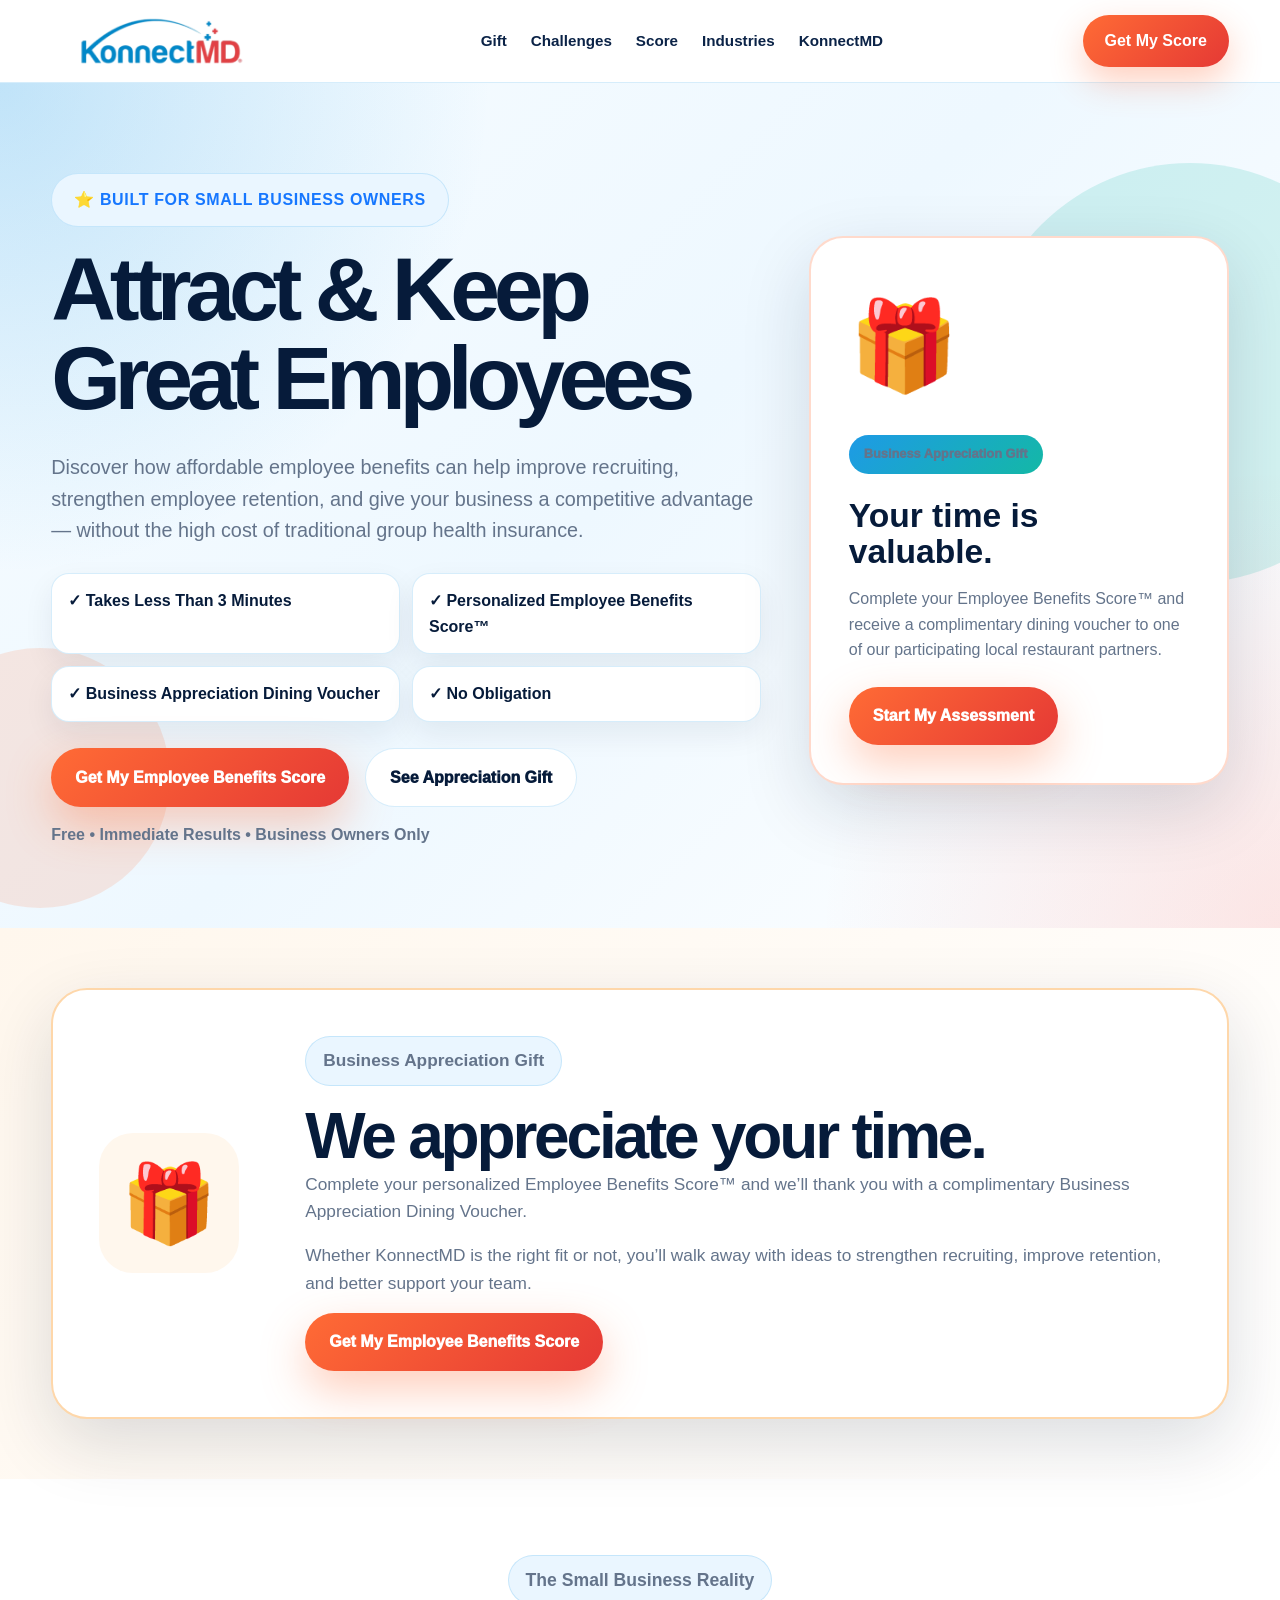
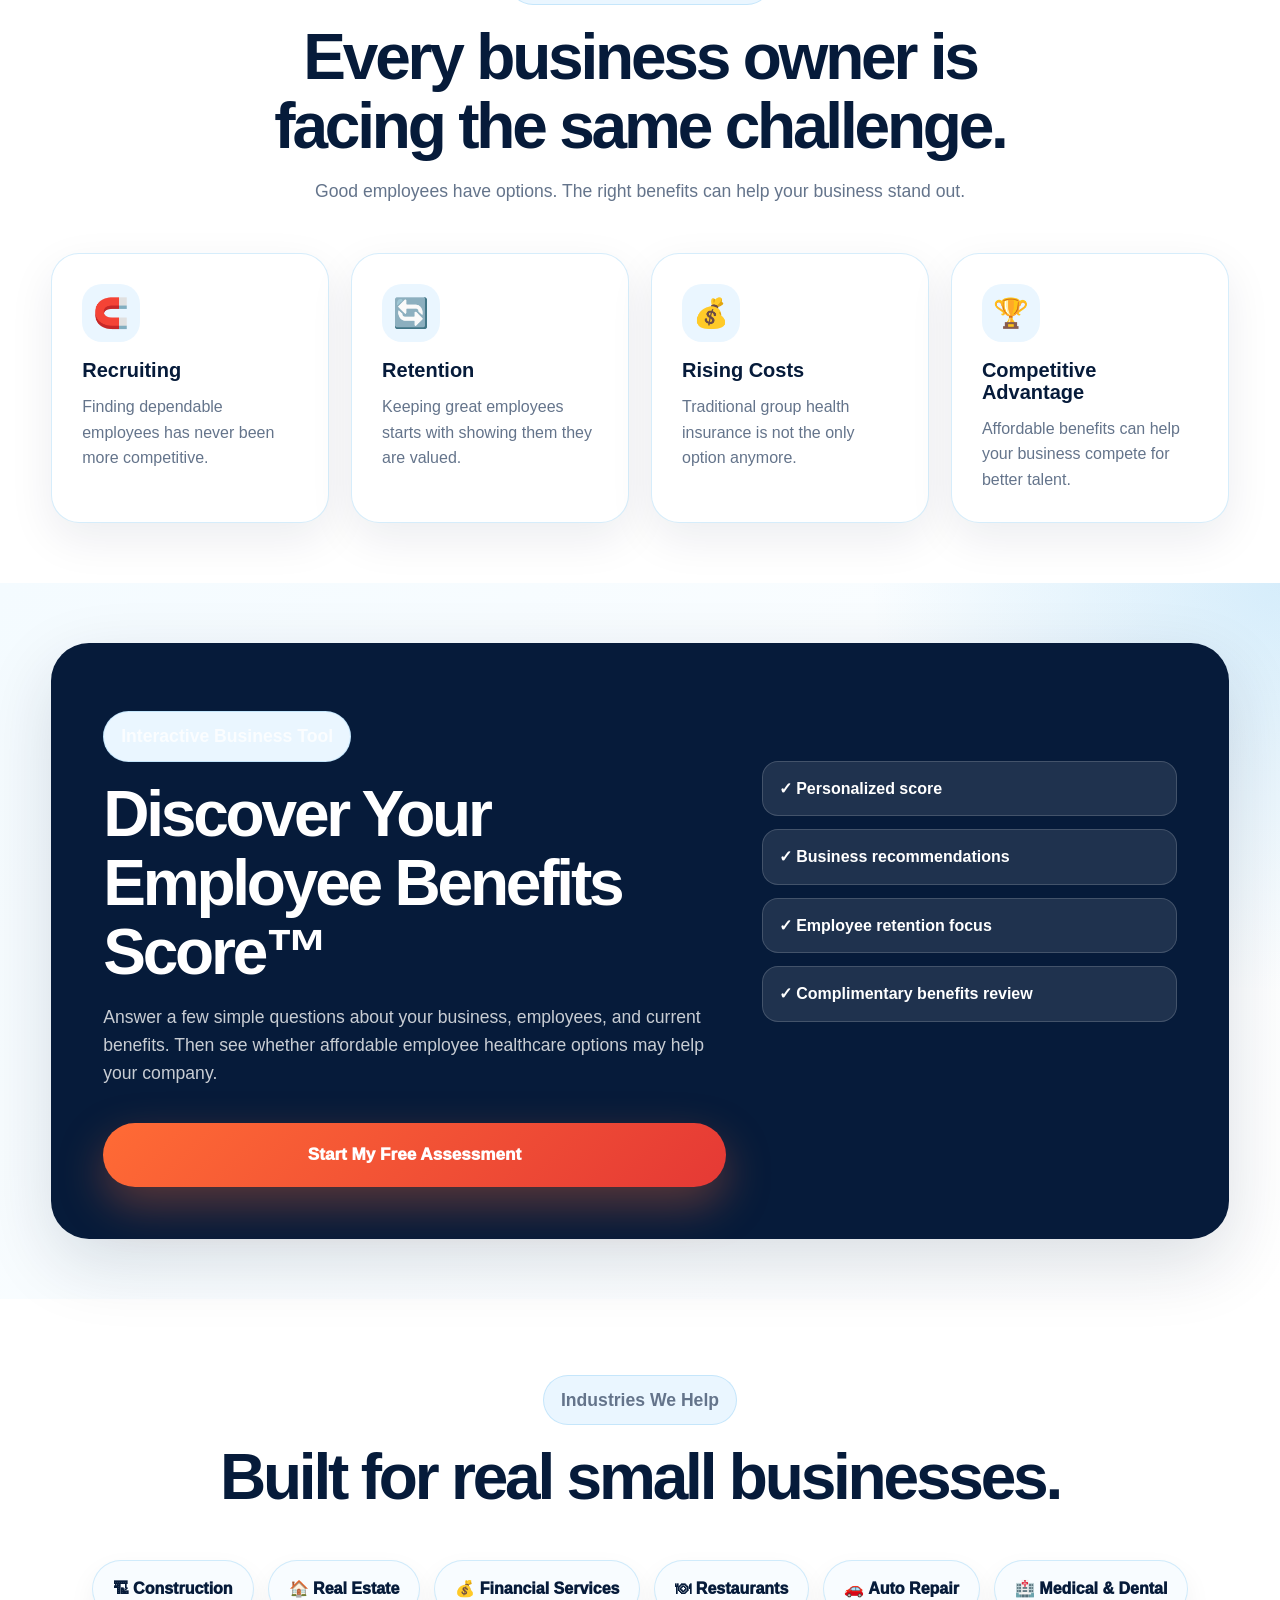
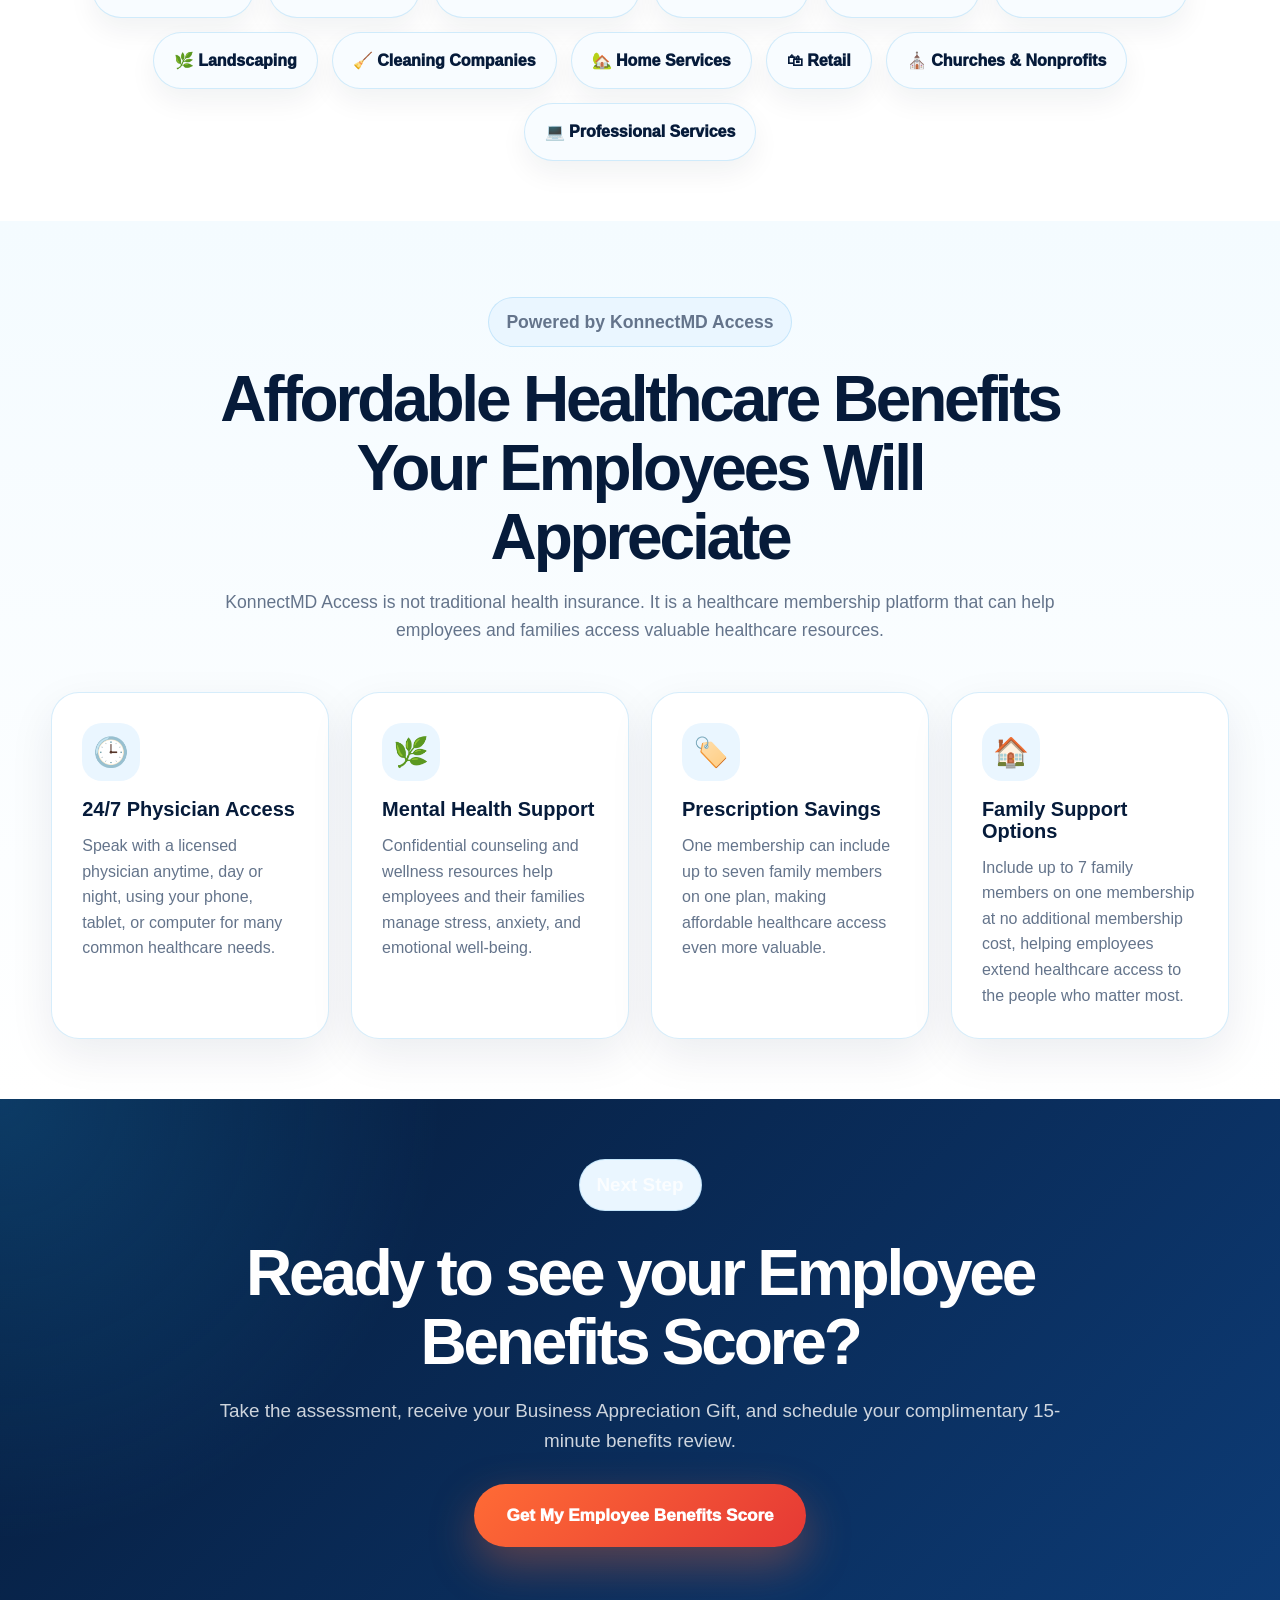
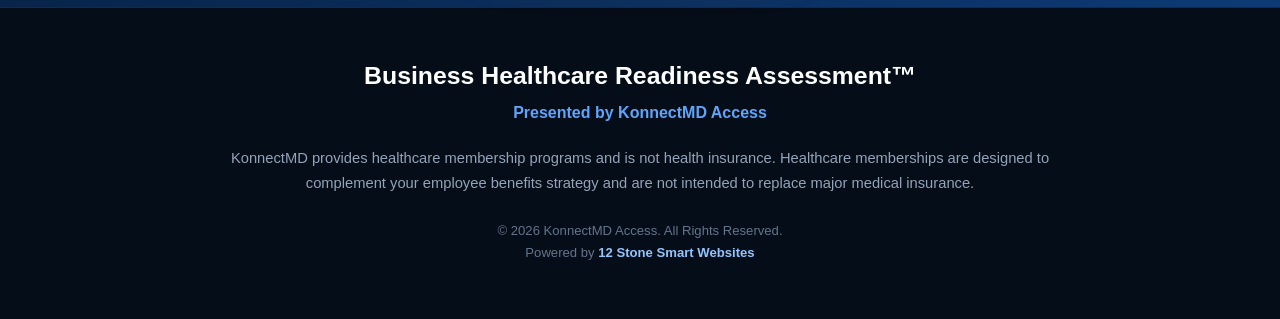
<file: index.html>
<!DOCTYPE html>
<html lang="en">
<head>
  <meta charset="UTF-8" />
  <meta name="viewport" content="width=device-width, initial-scale=1.0" />

  <title>Employee Benefits Score™ | KonnectMD </title>
  <meta name="description" content="Help your business attract and keep great employees. Get your Employee Benefits Score and discover affordable employee benefit options powered by KonnectMD." />

  <link rel="stylesheet" href="css/style.css" />
</head>

<body>

  <header class="site-header">
    <div class="container nav-wrapper">
      <a href="index.html" class="brand">
        <img src="images/konnectmd-survey-logo.png" alt="KonnectMD Access Logo" class="logo" />
      </a>

      <nav class="main-nav">
        <a href="#gift">Gift</a>
        <a href="#challenges">Challenges</a>
        <a href="#score">Score</a>
        <a href="#industries">Industries</a>
        <a href="#konnectmd">KonnectMD</a>
      </nav>

      <a href="assessment.html" class="nav-cta">Get My Score</a>
    </div>
  </header>

  <main>

    <section class="hero">
      <div class="container hero-grid">
        <div class="hero-content">
          <p class="eyebrow hero-eyebrow">⭐ Built for Small Business Owners</p>

          <h1>Attract & Keep Great Employees</h1>

          <p class="hero-text">
            Discover how affordable employee benefits can help improve recruiting,
            strengthen employee retention, and give your business a competitive advantage —
            without the high cost of traditional group health insurance.
          </p>

          <div class="hero-checks">
            <span>✓ Takes Less Than 3 Minutes</span>
            <span>✓ Personalized Employee Benefits Score™</span>
            <span>✓ Business Appreciation Dining Voucher</span>
            <span>✓ No Obligation</span>
          </div>

          <div class="hero-actions">
            <a href="assessment.html" class="btn btn-primary">Get My Employee Benefits Score</a>
            <a href="#gift" class="btn btn-secondary">See Appreciation Gift</a>
          </div>

          <p class="hero-note">Free • Immediate Results • Business Owners Only</p>
        </div>

        <div class="hero-card gift-preview">
          <div class="gift-top">🎁</div>
          <p class="card-badge">Business Appreciation Gift</p>
          <h2>Your time is valuable.</h2>
          <p>
            Complete your Employee Benefits Score™ and receive a complimentary
            dining voucher to one of our participating local restaurant partners.
          </p>
          <a href="assessment.html" class="btn btn-primary">Start My Assessment</a>
        </div>
      </div>
    </section>

    <section id="gift" class="section gift-section">
      <div class="container gift-box-main">
        <div class="gift-large-icon">🎁</div>

        <div>
          <p class="eyebrow">Business Appreciation Gift</p>
          <h2>We appreciate your time.</h2>
          <p>
            Complete your personalized Employee Benefits Score™ and we’ll thank you
            with a complimentary Business Appreciation Dining Voucher.
          </p>
          <p>
            Whether KonnectMD  is the right fit or not, you’ll walk away with
            ideas to strengthen recruiting, improve retention, and better support your team.
          </p>
          <a href="assessment.html" class="btn btn-primary">Get My Employee Benefits Score</a>
        </div>
      </div>
    </section>

    <section id="challenges" class="section challenges-section">
      <div class="container">
        <div class="section-heading center">
          <p class="eyebrow">The Small Business Reality</p>
          <h2>Every business owner is facing the same challenge.</h2>
          <p>
            Good employees have options. The right benefits can help your business stand out.
          </p>
        </div>

        <div class="feature-grid">
          <div class="feature-card">
            <div class="icon">🧲</div>
            <h3>Recruiting</h3>
            <p>Finding dependable employees has never been more competitive.</p>
          </div>

          <div class="feature-card">
            <div class="icon">🔄</div>
            <h3>Retention</h3>
            <p>Keeping great employees starts with showing them they are valued.</p>
          </div>

          <div class="feature-card">
            <div class="icon">💰</div>
            <h3>Rising Costs</h3>
            <p>Traditional group health insurance is not the only option anymore.</p>
          </div>

          <div class="feature-card">
            <div class="icon">🏆</div>
            <h3>Competitive Advantage</h3>
            <p>Affordable benefits can help your business compete for better talent.</p>
          </div>
        </div>
      </div>
    </section>

    <section id="score" class="section score-section">
      <div class="container score-card">
        <div>
          <p class="eyebrow">Interactive Business Tool</p>
          <h2>Discover Your Employee Benefits Score™</h2>
          <p>
            Answer a few simple questions about your business, employees, and current benefits.
            Then see whether affordable employee healthcare options may help your company.
          </p>
        </div>

        <div class="score-points">
          <span>✓ Personalized score</span>
          <span>✓ Business recommendations</span>
          <span>✓ Employee retention focus</span>
          <span>✓ Complimentary benefits review</span>
        </div>

        <a href="assessment.html" class="btn btn-primary btn-large">Start My Free Assessment</a>
      </div>
    </section>

    <section id="industries" class="section industries-section">
      <div class="container">
        <div class="section-heading center">
          <p class="eyebrow">Industries We Help</p>
          <h2>Built for real small businesses.</h2>
        </div>

        <div class="industry-tags">
          <span>🏗 Construction</span>
          <span>🏠 Real Estate</span>
          <span>💰 Financial Services</span>
          <span>🍽 Restaurants</span>
          <span>🚗 Auto Repair</span>
          <span>🏥 Medical & Dental</span>
          <span>🌿 Landscaping</span>
          <span>🧹 Cleaning Companies</span>
          <span>🏡 Home Services</span>
          <span>🛍 Retail</span>
          <span>⛪ Churches & Nonprofits</span>
          <span>💻 Professional Services</span>
        </div>
      </div>
    </section>

    <section id="konnectmd" class="section solution-section">
      <div class="container">
        <div class="section-heading center">
          <p class="eyebrow">Powered by KonnectMD Access</p>
          <h2>Affordable Healthcare Benefits Your Employees Will Appreciate</h2>
          <p>
            KonnectMD Access is not traditional health insurance. It is a healthcare
            membership platform that can help employees and families access valuable healthcare resources.
          </p>
        </div>

        <div class="feature-grid">
          <div class="feature-card">
            <div class="icon">🕒</div>
            <h3>24/7 Physician Access</h3>
            <p>Speak with a licensed physician anytime, day or night, using your phone, tablet, or computer for many common healthcare needs.</p>
          </div>

          <div class="feature-card">
            <div class="icon">🌿</div>
            <h3>Mental Health Support</h3>
            <p>Confidential counseling and wellness resources help employees and their families manage stress, anxiety, and emotional well-being.</p>
          </div>

          <div class="feature-card">
            <div class="icon">🏷️</div>
            <h3>Prescription Savings</h3>
            <p>One membership can include up to seven family members on one plan, making affordable healthcare access even more valuable.</p>
          </div>

          <div class="feature-card">
            <div class="icon">🏠</div>
            <h3>Family Support Options</h3>
            <p>Include up to 7 family members on one membership at no additional membership cost, helping employees extend healthcare access to the people who matter most.</p>
          </div>
        </div>
      </div>
    </section>

    <section class="section cta-section">
      <div class="container cta-box">
        <p class="eyebrow">Next Step</p>
        <h2>Ready to see your Employee Benefits Score?</h2>
        <p>
          Take the assessment, receive your Business Appreciation Gift, and schedule
          your complimentary 15-minute benefits review.
        </p>

        <a href="assessment.html" class="btn btn-primary btn-large">Get My Employee Benefits Score</a>
      </div>
    </section>

  </main>

<footer style="background:#050d19; padding:55px 6%; text-align:center; border-top:1px solid rgba(147,197,253,.15);">

  <h3 style="color:#ffffff; font-size:1.55rem; margin-bottom:10px;">
    Business Healthcare Readiness Assessment™
  </h3>

  <p style="color:#60a5fa; font-weight:700; margin-bottom:20px;">
    Presented by KonnectMD Access
  </p>

  <p style="max-width:850px; margin:0 auto 24px; color:#94a3b8; line-height:1.7; font-size:.92rem;">
    KonnectMD provides healthcare membership programs and is not health insurance.
    Healthcare memberships are designed to complement your employee benefits strategy
    and are not intended to replace major medical insurance.
  </p>

  <p style="color:#64748b; font-size:.82rem; line-height:1.7;">
    © 2026 KonnectMD Access. All Rights Reserved.<br>
    Powered by <strong style="color:#93c5fd;">12 Stone Smart Websites</strong>
  </p>

</footer>


  <script src="js/script.js"></script>
</body>
</html>
</file>
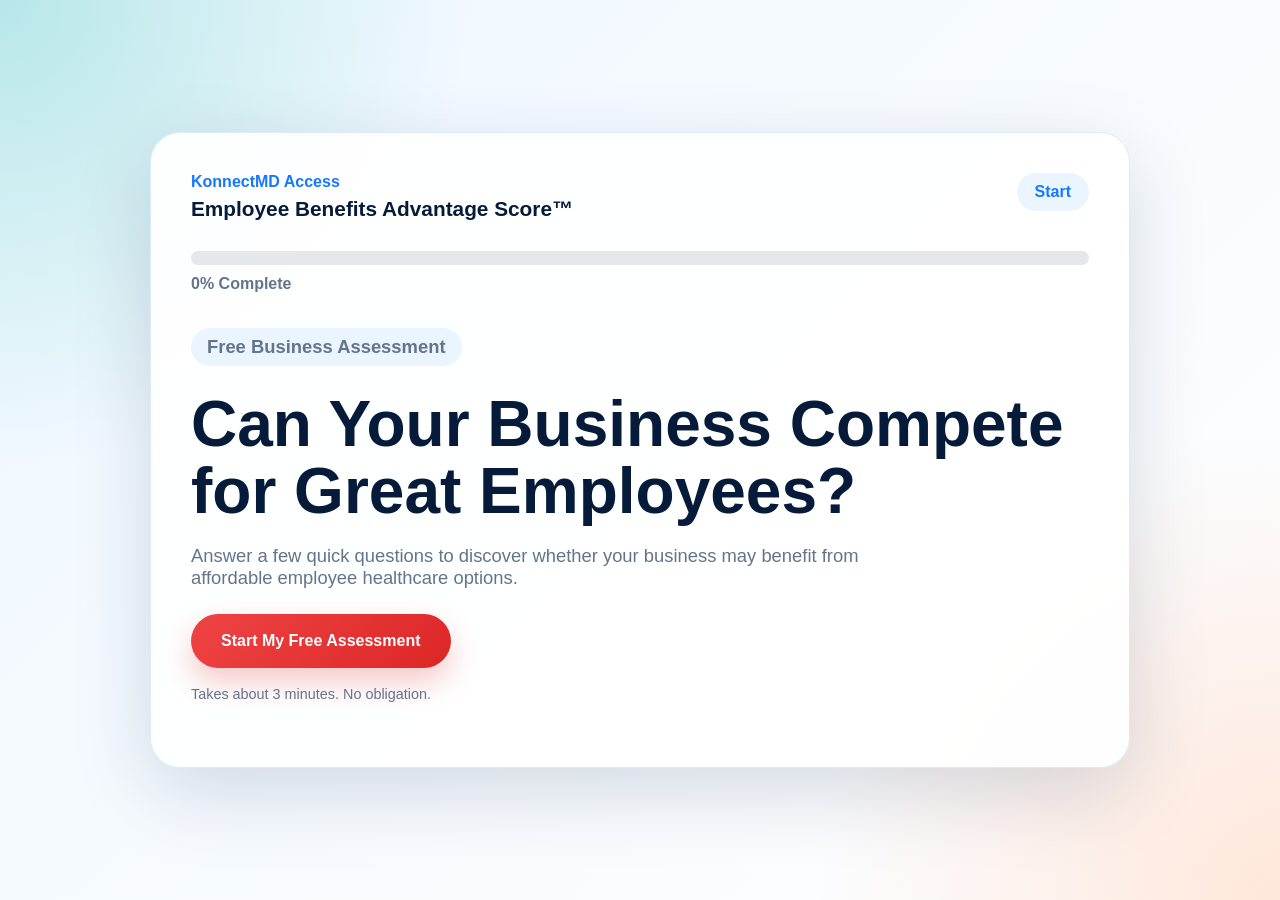
<file: assessment.html>
<!DOCTYPE html>
<html lang="en">
<head>
  <meta charset="UTF-8" />
  <meta name="viewport" content="width=device-width, initial-scale=1.0" />

  <title>Employee Benefits Advantage Score™ | KonnectMD Access</title>
  <link rel="stylesheet" href="css/assessment.css" />
</head>

<body>
  <main class="app">
    <section class="assessment-card">

      <div class="top-bar">
        <div>
          <p class="brand">KonnectMD Access</p>
          <h1>Employee Benefits Advantage Score™</h1>
        </div>
        <span id="stepText">Start</span>
      </div>

      <div class="progress-wrap">
        <div class="progress-bar">
          <div id="progressFill"></div>
        </div>
        <p id="progressText">0% Complete</p>
      </div>

      <div id="screen" class="screen">
        <p class="eyebrow">Free Business Assessment</p>
        <h2>Can Your Business Compete for Great Employees?</h2>
        <p>
          Answer a few quick questions to discover whether your business may benefit from affordable employee healthcare options.
        </p>

        <button class="primary-btn" onclick="startAssessment()">Start My Free Assessment</button>

        <p class="note">Takes about 3 minutes. No obligation.</p>
      </div>

    </section>
  </main>

  <script src="js/assessment.js"></script>
</body>
</html>
</file>
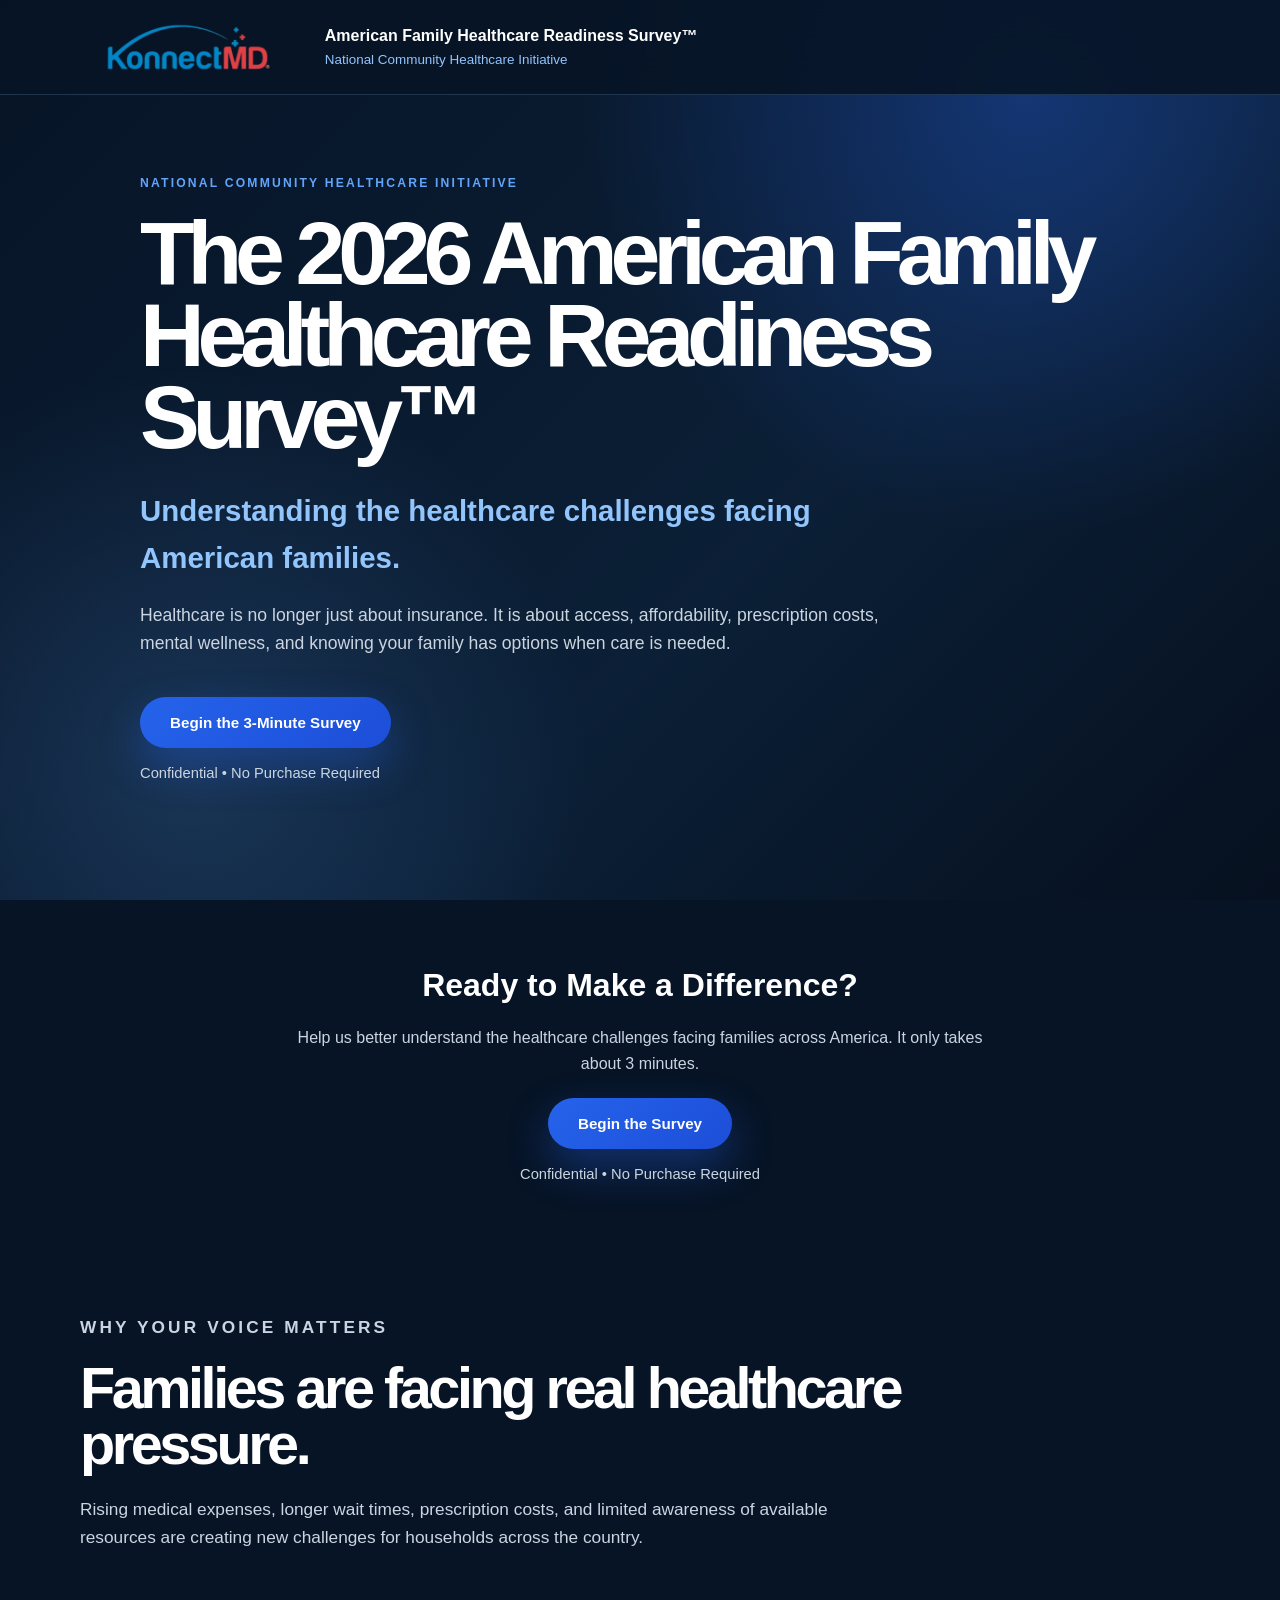
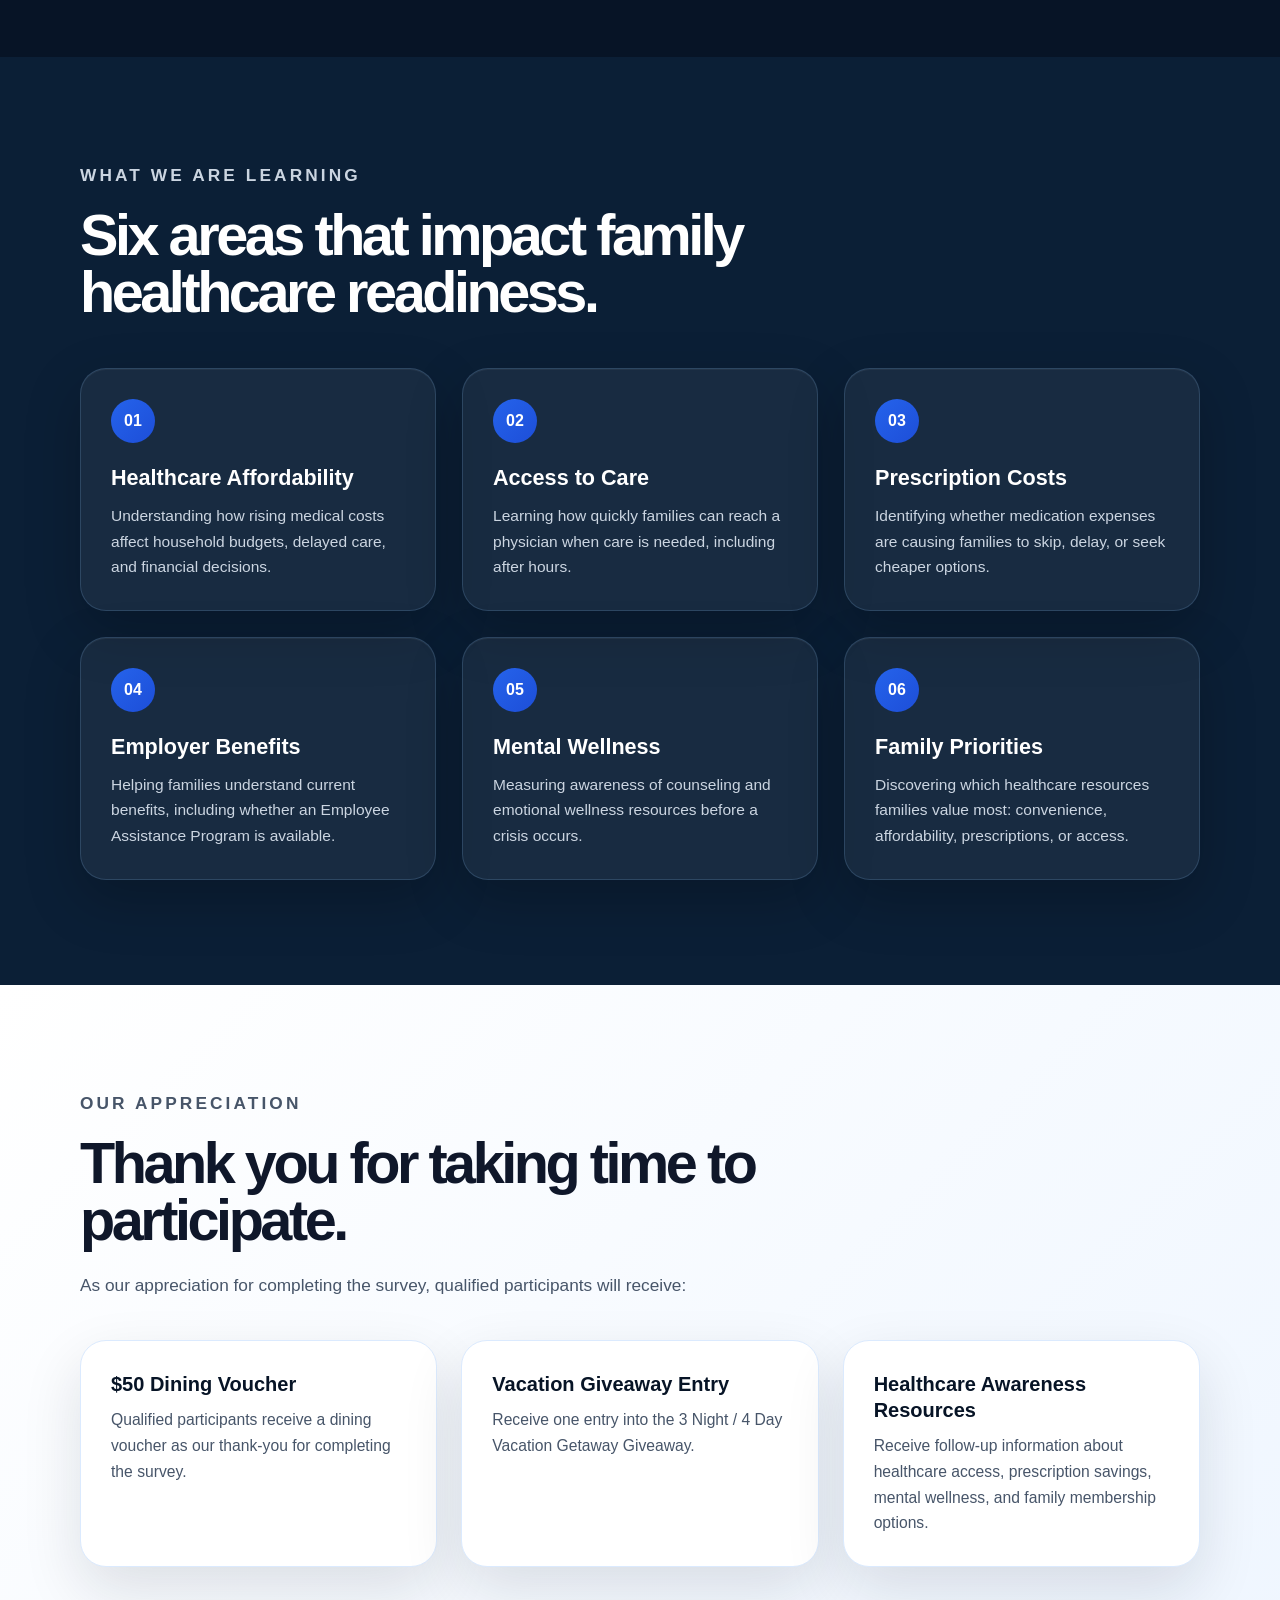
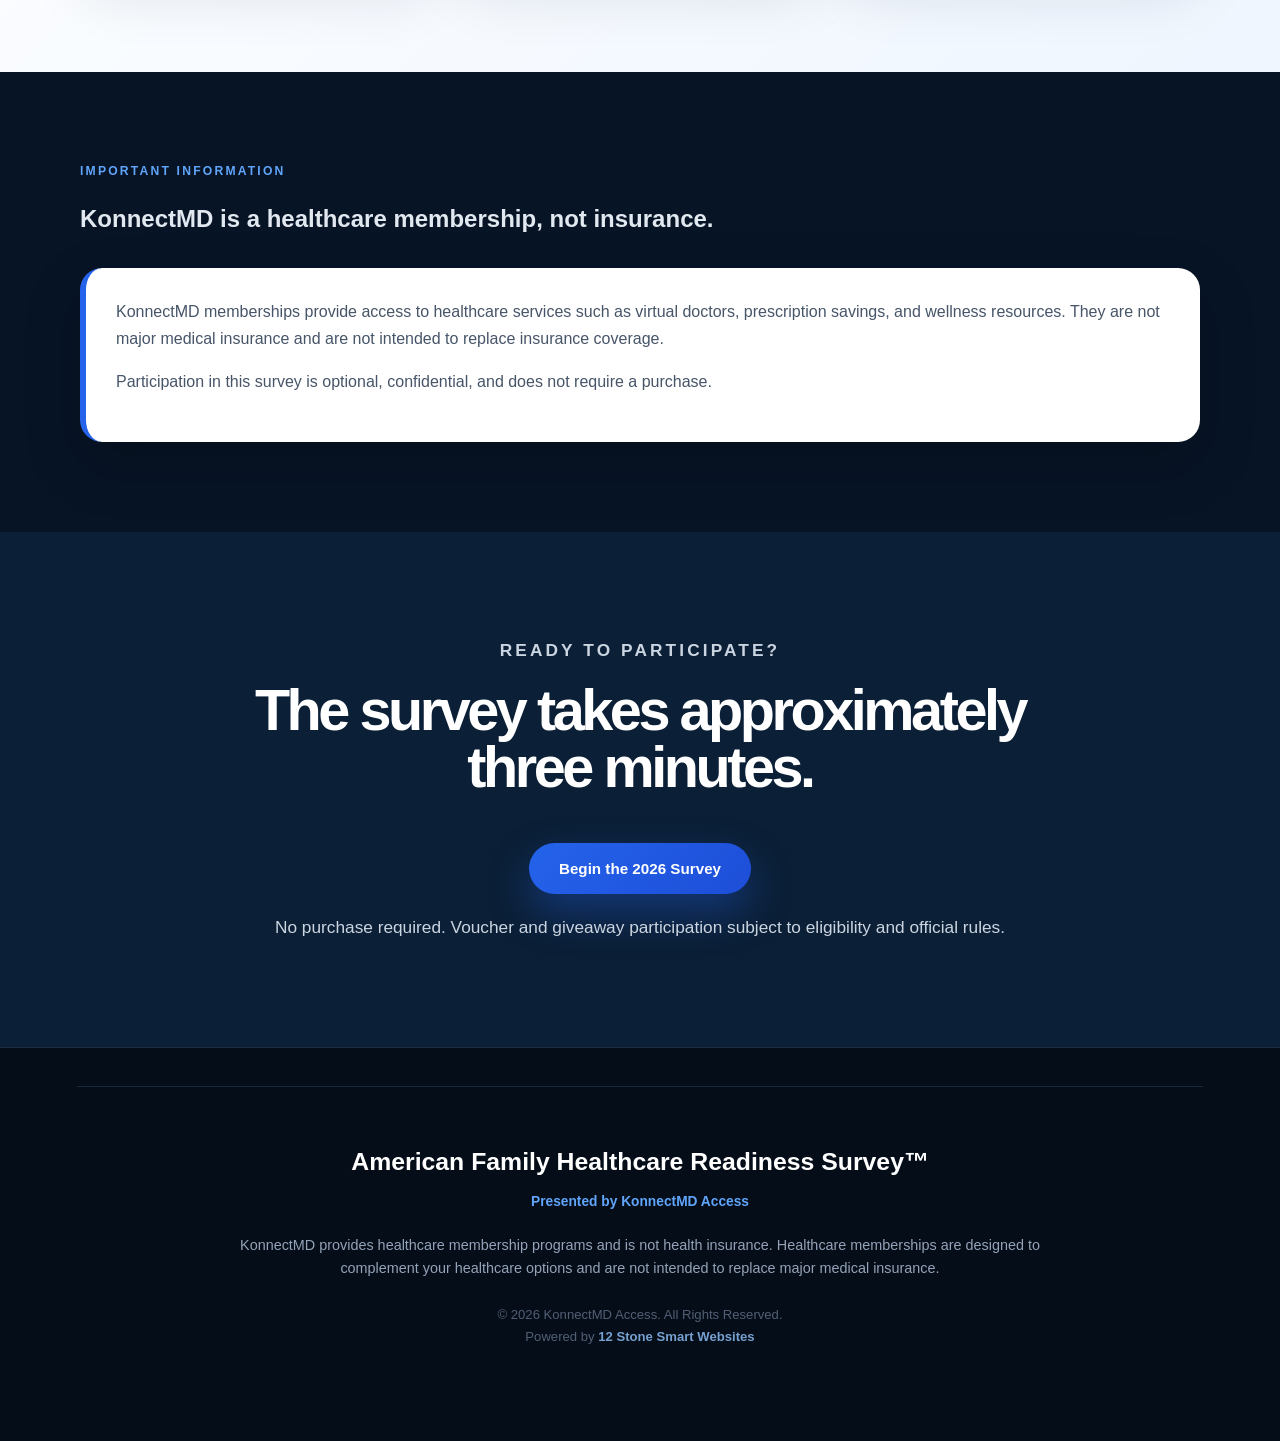
<file: family-healthcare-readiness.html>
<!DOCTYPE html>
<html lang="en">
<head>
  <meta charset="UTF-8" />
  <meta name="viewport" content="width=device-width, initial-scale=1.0" />
  <title>2026 American Family Healthcare Readiness Survey™</title>
  <link rel="stylesheet" href="css/family-healthcare-readiness.css" />
</head>

<body>

<header class="survey-header">

    <div class="brand-logo">
        <img src="images/konnectmd-survey-logo.png" alt="KonnectMD">
    </div>

    <div class="brand-copy">
        <strong>American Family Healthcare Readiness Survey™</strong>
        <span>National Community Healthcare Initiative</span>
    </div>

</header>

<main class="hero">
  <div class="hero-inner">
    <p class="eyebrow">National Community Healthcare Initiative</p>
    <h1>The 2026 American Family Healthcare Readiness Survey™</h1>
    <p class="hero-subtitle">Understanding the healthcare challenges facing American families.</p>
    <p class="hero-text">
      Healthcare is no longer just about insurance. It is about access, affordability,
      prescription costs, mental wellness, and knowing your family has options when care is needed.
    </p>
    <button class="primary-btn start-survey-trigger">
  Begin the 3-Minute Survey
</button>
<p class="cta-support">Confidential • No Purchase Required</p>
  </div>
</main>
<div class="mid-cta centered">
    <h3>Ready to Make a Difference?</h3>

    <p>
        Help us better understand the healthcare challenges facing families across America.
        It only takes about 3 minutes.
    </p>

    <button class="primary-btn start-survey-trigger">
        Begin the Survey
    </button>

    <p class="cta-support">
        Confidential • No Purchase Required
    </p>
</div>
<section class="section dark" id="why">
  <div class="section-inner">
    <p class="eyebrow">Why Your Voice Matters</p>
    <h2>Families are facing real healthcare pressure.</h2>
    <p>
      Rising medical expenses, longer wait times, prescription costs, and limited awareness of
      available resources are creating new challenges for households across the country.
    </p>
  </div>
</section>

<section class="section cards-section">
  <div class="section-inner">
    <p class="eyebrow">What We Are Learning</p>
    <h2>Six areas that impact family healthcare readiness.</h2>

    <div class="learning-grid">
      <div class="learning-card">
        <span>01</span>
        <h3>Healthcare Affordability</h3>
        <p>Understanding how rising medical costs affect household budgets, delayed care, and financial decisions.</p>
      </div>

      <div class="learning-card">
        <span>02</span>
        <h3>Access to Care</h3>
        <p>Learning how quickly families can reach a physician when care is needed, including after hours.</p>
      </div>

      <div class="learning-card">
        <span>03</span>
        <h3>Prescription Costs</h3>
        <p>Identifying whether medication expenses are causing families to skip, delay, or seek cheaper options.</p>
      </div>

      <div class="learning-card">
        <span>04</span>
        <h3>Employer Benefits</h3>
        <p>Helping families understand current benefits, including whether an Employee Assistance Program is available.</p>
      </div>

      <div class="learning-card">
        <span>05</span>
        <h3>Mental Wellness</h3>
        <p>Measuring awareness of counseling and emotional wellness resources before a crisis occurs.</p>
      </div>

      <div class="learning-card">
        <span>06</span>
        <h3>Family Priorities</h3>
        <p>Discovering which healthcare resources families value most: convenience, affordability, prescriptions, or access.</p>
      </div>
    </div>
  </div>
</section>

<section class="section appreciation">
  <div class="section-inner">
    <p class="eyebrow">Our Appreciation</p>

    <h2>Thank you for taking time to participate.</h2>

    <p>
      As our appreciation for completing the survey, qualified participants will receive:
    </p>

    <div class="value-grid">
      <div class="value-card">
        <h3>$50 Dining Voucher</h3>
        <p>
          Qualified participants receive a dining voucher as our thank-you for completing the survey.
        </p>
      </div>

      <div class="value-card">
        <h3>Vacation Giveaway Entry</h3>
        <p>
          Receive one entry into the 3 Night / 4 Day Vacation Getaway Giveaway.
        </p>
      </div>

      <div class="value-card">
        <h3>Healthcare Awareness Resources</h3>
        <p>
          Receive follow-up information about healthcare access, prescription savings,
          mental wellness, and family membership options.
        </p>
      </div>
    </div>
  </div>
</section>
<section class="disclaimer-section">
  <div class="section-inner">
    <p class="eyebrow">Important Information</p>
    <h2>KonnectMD is a healthcare membership, not insurance.</h2>

    <div class="disclaimer-box">
      <p>
        KonnectMD memberships provide access to healthcare services such as virtual doctors,
        prescription savings, and wellness resources. They are not major medical insurance
        and are not intended to replace insurance coverage.
      </p>

      <p>
        Participation in this survey is optional, confidential, and does not require a purchase.
      </p>
    </div>
  </div>
</section>
<section class="section start-section">
  <div class="section-inner centered">
    <p class="eyebrow">Ready to Participate?</p>
    <h2>The survey takes approximately three minutes.</h2>
    <button class="primary-btn start-survey-trigger" id="startSurvey">
  Begin the 2026 Survey
</button>
    <p class="small-note">No purchase required. Voucher and giveaway participation subject to eligibility and official rules.</p>
  </div>
</section>

<section class="survey-section" id="surveySection">
  <div class="survey-card">
    <div class="progress-text" id="progressText">Question 1 of 12</div>
    <div class="progress-bar"><div id="progressFill"></div></div>
    <h2 id="questionTitle"></h2>
    <div id="answerOptions" class="answer-options"></div>

    <div class="survey-actions">
      <button id="backBtn" class="secondary-btn">Back</button>
      <button id="nextBtn" class="primary-btn">Next</button>
    </div>
  </div>
</section>

<section class="lead-section" id="leadSection">
  <div class="lead-card">
    <p class="eyebrow">Final Step</p>
    <h2>Where should we send your summary and voucher?</h2>
    <p>Complete your information below to receive your Healthcare Readiness Summary, $50 dining voucher, and giveaway entry.</p>

    <form id="leadForm">
      <input type="text" name="firstName" placeholder="First Name" required />
      <input type="text" name="lastName" placeholder="Last Name" required />
      <input type="email" name="email" placeholder="Email Address" required />
      <input type="tel" name="phone" placeholder="Phone Number" required />
      <input type="text" name="zip" placeholder="Zip Code" required />
      <button type="submit" class="primary-btn">Get My Summary & Voucher</button>
    </form>
  </div>
</section>

<section class="thankyou-section" id="thankyouSection">
  <div class="thankyou-card">
    <p class="eyebrow">Survey Submitted</p>
    <h2>Thank you for helping improve healthcare awareness across America.</h2>

    <div class="next-steps">
     <p>Your responses have been received and will help us better understand the healthcare concerns facing families.</p>
      <p>Your $50 dining voucher will be sent to the contact information provided.</p>
      <p>You have been entered into the 3 Night / 4 Day Vacation Getaway Giveaway.</p>
    </div>

  <a href="https://b.12stoneboost.com/widget/booking/b34LtANWuxqJtjdPlRdA" class="primary-btn link-btn" target="_blank">
  Schedule My Healthcare Review
</a>
  </div>
</section>

<footer>
  <footer class="survey-footer">

    <h3>American Family Healthcare Readiness Survey™</h3>

    <p class="presented">
        Presented by KonnectMD Access
    </p>

    <p class="footer-disclaimer">
        KonnectMD provides healthcare membership programs and is not health insurance.
        Healthcare memberships are designed to complement your healthcare options and
        are not intended to replace major medical insurance.
    </p>

    <p class="copyright">
        © 2026 KonnectMD Access. All Rights Reserved.<br>
        Powered by <strong>12 Stone Smart Websites</strong>
    </p>

</footer>

<script src="js/family-healthcare-readiness.js"></script>
</body>
</html>
</file>
<file: css/style.css>
:root{
  --navy:#061b3a;
  --navy2:#0b2347;
  --blue:#1e9ae6;
  --blue2:#1677ff;
  --red:#e53935;
  --orange:#ff6b35;
  --teal:#14b8a6;
  --green:#22c55e;
  --light:#f4fbff;
  --white:#fff;
  --text:#26364a;
  --muted:#64748b;
  --border:rgba(30,154,230,.18);
  --shadow:0 24px 70px rgba(6,27,58,.14);
}

*{box-sizing:border-box;margin:0;padding:0}

html{scroll-behavior:smooth}

body{
  font-family:Arial,Helvetica,sans-serif;
  color:var(--text);
  background:var(--white);
  line-height:1.6;
}

a{text-decoration:none;color:inherit}

.container{
  width:min(1180px,92%);
  margin:0 auto;
}

/* HEADER */
.site-header{
  position:sticky;
  top:0;
  z-index:1000;
  background:rgba(255,255,255,.92);
  backdrop-filter:blur(16px);
  border-bottom:1px solid var(--border);
}

.nav-wrapper{
  min-height:82px;
  display:flex;
  align-items:center;
  justify-content:space-between;
  gap:28px;
}

.brand{
  display:flex;
  align-items:center;
  flex-shrink:0;
}

.logo{
  width:230px;
  height:auto;
  display:block;
  object-fit:contain;
}

.main-nav{
  display:flex;
  align-items:center;
  gap:24px;
  font-size:.95rem;
  font-weight:800;
  color:var(--navy2);
}

.main-nav a:hover{color:var(--blue)}

.nav-cta{
  background:linear-gradient(135deg,var(--orange),var(--red));
  color:white;
  padding:13px 22px;
  border-radius:999px;
  font-weight:900;
  white-space:nowrap;
  box-shadow:0 14px 35px rgba(255,107,53,.32);
}

/* HERO */
.hero{
  position:relative;
  overflow:hidden;
  padding:90px 0 80px;
  background:
    radial-gradient(circle at top left,rgba(30,154,230,.25),transparent 32%),
    radial-gradient(circle at bottom right,rgba(229,57,53,.13),transparent 30%),
    linear-gradient(135deg,#f7fcff 0%,#eef8ff 48%,#ffffff 100%);
}

.hero:before{
  content:"";
  position:absolute;
  width:420px;
  height:420px;
  border-radius:50%;
  right:-120px;
  top:80px;
  background:rgba(20,184,166,.16);
  animation:floatBlob 8s ease-in-out infinite;
}

.hero:after{
  content:"";
  position:absolute;
  width:260px;
  height:260px;
  border-radius:50%;
  left:-90px;
  bottom:20px;
  background:rgba(255,107,53,.14);
  animation:floatBlob 10s ease-in-out infinite reverse;
}

@keyframes floatBlob{
  0%,100%{transform:translateY(0)}
  50%{transform:translateY(-24px)}
}
@keyframes pulseGlow{

  0%{
    transform:scale(1);
    box-shadow:0 18px 45px rgba(255,107,53,.30);
  }

  50%{
    transform:scale(1.04);
    box-shadow:0 24px 65px rgba(255,107,53,.55);
  }

  100%{
    transform:scale(1);
    box-shadow:0 18px 45px rgba(255,107,53,.30);
  }

}
.hero-grid{
  position:relative;
  z-index:2;
  display:grid;
  grid-template-columns:1fr 420px;
  gap:48px;
  align-items:center;
}

.eyebrow{
  display:inline-flex;
  align-items:center;
  color:var(--blue2);
  background:#eaf6ff;
  border:1px solid var(--border);
  padding:10px 17px;
  border-radius:999px;
  font-weight:900;
  font-size:.9rem;
  margin-bottom:18px;
}

.hero-eyebrow{
  font-size:1rem;
  padding:13px 22px;
  text-transform:uppercase;
  letter-spacing:.04em;
}

h1,h2,h3,h4{
  color:var(--navy);
  line-height:1.08;
}

.hero h1{
  font-size:clamp(3rem,7vw,6.4rem);
  line-height:1;
  letter-spacing:-.07em;
  max-width:900px;
}

.hero-text{
  font-size:1.24rem;
  color:var(--muted);
  max-width:760px;
  margin:28px 0 26px;
}

.hero-checks{
  display:grid;
  grid-template-columns:repeat(2,1fr);
  gap:12px;
  margin:26px 0;
  max-width:760px;
}

.hero-checks span{
  background:white;
  border:1px solid var(--border);
  color:var(--navy);
  padding:14px 16px;
  border-radius:18px;
  font-weight:900;
  box-shadow:0 12px 30px rgba(6,27,58,.07);
}

.hero-actions{
  display:flex;
  gap:16px;
  flex-wrap:wrap;
  margin-top:24px;
}

.btn{
  display:inline-flex;
  justify-content:center;
  align-items:center;
  padding:16px 24px;
  border-radius:999px;
  font-weight:950;
  transition:.22s ease;
}

.btn:hover{
  transform:translateY(-4px);
}

.btn-primary{

  background:linear-gradient(135deg,var(--orange),var(--red));

  color:white;

  box-shadow:0 18px 45px rgba(255,107,53,.34);


}

.btn-secondary{
  background:white;
  color:var(--navy);
  border:1px solid var(--border);
}

.btn-large{
  padding:18px 32px;
  font-size:1.07rem;
}

.hero-note{
  margin-top:15px;
  color:var(--muted);
  font-weight:900;
}

/* HERO GIFT CARD */
.hero-card{
  background:white;
  border-radius:34px;
  padding:38px;
  box-shadow:var(--shadow);
  border:1px solid var(--border);
}

.gift-preview{
  border:2px solid rgba(255,107,53,.25);
  transform:rotate(1deg);
}

.gift-top{

    font-size:5.5rem;

    margin-bottom:18px;

    animation:giftFloat 3s ease-in-out infinite;

}

@keyframes giftFloat{

0%,100%{

transform:translateY(0px);

}

50%{

transform:translateY(-8px);

}

}

.card-badge{
  display:inline-block;
  background:linear-gradient(135deg,var(--blue),var(--teal));
  color:white;
  padding:9px 15px;
  border-radius:999px;
  font-size:.8rem;
  font-weight:950;
  margin-bottom:18px;
}

.hero-card h2{
  font-size:2.1rem;
  margin-bottom:16px;
}

.hero-card p{
  color:var(--muted);
  margin-bottom:24px;
}

/* SECTIONS */
.section{padding:60px 0}

.section-heading{
  max-width:850px;
  margin:0 auto 48px;
}

.center{text-align:center}

.section-heading h2,
.gift-box-main h2,
.score-card h2{
  font-size:clamp(2.2rem,5vw,4rem);
  letter-spacing:-.05em;
}

.section-heading p,
.score-card p{
  color:var(--muted);
  font-size:1.1rem;
  margin-top:16px;
}

/* GIFT SECTION */
.gift-section{
  background:linear-gradient(135deg,#fff7ed,#ffffff);
}

.gift-box-main{
  display:grid;
  grid-template-columns:170px 1fr;
  gap:36px;
  align-items:center;
  background:white;
  border:2px solid #fed7aa;
  border-radius:36px;
  padding:46px;
  box-shadow:var(--shadow);
}

.gift-large-icon{
  width:140px;
  height:140px;
  display:grid;
  place-items:center;
  background:#fff7ed;
  border-radius:34px;
  font-size:4.8rem;
}

.gift-box-main p{
  color:var(--muted);
  font-size:1.08rem;
  margin-bottom:16px;
}

/* CARDS */
.challenges-section{
  background:white;
}

.feature-grid{
  display:grid;
  grid-template-columns:repeat(4,1fr);
  gap:22px;
}

.feature-card{
  background:white;
  border:1px solid var(--border);
  border-radius:28px;
  padding:30px;
  box-shadow:0 16px 45px rgba(6,27,58,.08);
  transition:.25s ease;
}

.feature-card:hover{
  transform:translateY(-8px);
  box-shadow:0 28px 70px rgba(6,27,58,.14);
}

.icon{
  width:58px;
  height:58px;
  display:grid;
  place-items:center;
  border-radius:20px;
  background:#eaf6ff;
  font-size:1.8rem;
  margin-bottom:18px;
}

.feature-card h3{
  font-size:1.25rem;
  margin-bottom:12px;
}

.feature-card p{
  color:var(--muted);
}

/* SCORE SECTION */
.score-section{
  background:
    radial-gradient(circle at top right,rgba(30,154,230,.17),transparent 28%),
    linear-gradient(135deg,#f4fbff,#ffffff);
}

.score-card{
  background:var(--navy);
  color:white;
  border-radius:38px;
  padding:52px;
  box-shadow:var(--shadow);
  display:grid;
  grid-template-columns:1.2fr .8fr;
  gap:36px;
  align-items:center;
}

.score-card h2{
  color:white;
}

.score-card p{
  color:rgba(255,255,255,.78);
}

.score-points{
  display:grid;
  gap:13px;
}

.score-points span{
  background:rgba(255,255,255,.1);
  border:1px solid rgba(255,255,255,.16);
  color:white;
  border-radius:16px;
  padding:14px 16px;
  font-weight:900;
}

/* INDUSTRIES */
.industries-section{
  background:white;
}

.industry-tags{
  display:flex;
  flex-wrap:wrap;
  justify-content:center;
  gap:14px;
}

.industry-tags span{
  background:#f8fcff;
  border:1px solid var(--border);
  border-radius:999px;
  padding:15px 20px;
  font-weight:950;
  color:var(--navy);
  box-shadow:0 12px 28px rgba(6,27,58,.06);
  transition:.2s;
}

.industry-tags span:hover{
  transform:translateY(-4px);
  background:white;
}

/* KONNECTMD SECTION */
.solution-section{
  background:linear-gradient(180deg,#f4fbff,#ffffff);
}

/* CTA */
.cta-section{
  background:
    radial-gradient(circle at top left,rgba(30,154,230,.25),transparent 32%),
    linear-gradient(135deg,var(--navy),#0d3b75);
}

.cta-box{
  max-width:880px;
  text-align:center;
}

.cta-box h2{
  color:white;
  font-size:clamp(2.3rem,5vw,4.5rem);
  letter-spacing:-.05em;
  margin-bottom:18px;
}

.cta-box p{
  color:rgba(255,255,255,.8);
  font-size:1.18rem;
  margin-bottom:28px;
}

/* FOOTER */
.site-footer{
  background:#050f20;
  color:white;
  padding:48px 0 28px;
}

.footer-grid{
  display:grid;
  grid-template-columns:2fr 1fr 1fr;
  gap:34px;
}

.site-footer h3,
.site-footer h4{
  color:white;
  margin-bottom:12px;
}

.site-footer p,
.site-footer a{
  color:rgba(255,255,255,.75);
}

.footer-credit{
  margin-top:34px;
  padding-top:22px;
  border-top:1px solid rgba(255,255,255,.12);
  text-align:center;
  color:rgba(255,255,255,.55);
  font-size:.9rem;
}

/* FLOATING CTA */
.floating-cta{
  position:fixed;
  right:20px;
  bottom:20px;
  z-index:999;
  background:linear-gradient(135deg,var(--orange),var(--red));
  color:white;
  padding:15px 20px;
  border-radius:999px;
  font-weight:950;
  box-shadow:0 18px 45px rgba(255,107,53,.38);
}

/* ANIMATIONS */
.reveal{
  opacity:0;
  transform:translateY(24px);
  transition:opacity .7s ease, transform .7s ease;
}

.reveal.show{
  opacity:1;
  transform:translateY(0);
}

.site-header.scrolled{
  box-shadow:0 14px 35px rgba(6,27,58,.1);
}

/* MOBILE */
@media(max-width:980px){
  .main-nav{display:none}

  .hero-grid,
  .score-card,
  .gift-box-main,
  .footer-grid{
    grid-template-columns:1fr;
  }

  .feature-grid{
    grid-template-columns:repeat(2,1fr);
  }

  .gift-preview{
    transform:none;
  }
}

@media(max-width:700px){
  .logo{width:190px}

  .nav-wrapper{
    min-height:74px;
  }

  .nav-cta{
    display:none;
  }

  .hero{
    padding:62px 0 58px;
  }

  .hero-checks,
  .feature-grid{
    grid-template-columns:1fr;
  }

  .hero-actions{
    flex-direction:column;
  }

  .btn{
    width:100%;
  }

  .section{
    padding:42px 0;
  }

  .gift-box-main,
  .score-card{
    padding:30px;
  }

  .gift-large-icon{
    margin:0 auto;
  }

  .floating-cta{
    left:14px;
    right:14px;
    text-align:center;
  }
}
/* MOBILE CLEANUP */
@media(max-width:700px){

  /* Hide duplicate hero gift card on mobile */
  .gift-preview{
    display:none;
  }

  /* Reduce mobile section spacing */
  .section{
    padding:38px 0;
  }

  /* Tighten large cards */
  .feature-card{
    padding:22px;
    border-radius:24px;
  }

  .feature-card .icon,
  .icon{
    width:46px;
    height:46px;
    font-size:1.35rem;
    border-radius:16px;
    margin-bottom:12px;
  }

  .feature-card h3{
    font-size:1.15rem;
    margin-bottom:8px;
  }

  .feature-card p{
    font-size:.95rem;
    line-height:1.45;
  }

  /* Tighten gift section */
  .gift-box-main{
    padding:26px;
    border-radius:28px;
  }

  .gift-large-icon{
    width:90px;
    height:90px;
    font-size:3rem;
  }

  .gift-box-main h2{
    font-size:2rem;
  }

  .gift-box-main p{
    font-size:1rem;
    line-height:1.5;
  }

  /* Remove bottom floating CTA */
  .floating-cta{
    display:none;
  }
}
</file>
<file: css/assessment.css>
:root {
  --navy: #061b3a;
  --blue: #1677ff;
  --teal: #14b8a6;
  --orange: #ff7a32;
  --green: #22c55e;
  --white: #ffffff;
  --muted: #64748b;
  --light: #f4f9ff;
}

*{
    margin:0;
    padding:0;
    box-sizing:border-box;
}

body{
    font-family:Arial,Helvetica,sans-serif;
    min-height:100vh;
    background:
    radial-gradient(circle at top left,rgba(20,184,166,.25),transparent 30%),
    radial-gradient(circle at bottom right,rgba(255,122,50,.18),transparent 30%),
    linear-gradient(135deg,#eef7ff,#ffffff);

    display:flex;
    justify-content:center;
    align-items:center;
    padding:30px;

    color:var(--navy);
}

.app{
    width:100%;
    display:flex;
    justify-content:center;
}

.assessment-card{

    width:100%;
    max-width:980px;

    background:rgba(255,255,255,.95);

    border-radius:30px;

    padding:40px;

    border:1px solid #dbeafe;

    box-shadow:0 25px 80px rgba(6,27,58,.15);

}

.top-bar{

    display:flex;

    justify-content:space-between;

    align-items:flex-start;

    margin-bottom:30px;

}

.brand{

    color:var(--blue);

    font-weight:800;

    margin-bottom:6px;

}

h1{

    font-size:1.3rem;

}

#stepText{

    background:#eaf5ff;

    color:var(--blue);

    padding:10px 18px;

    border-radius:999px;

    font-weight:bold;

}

.progress-wrap{

    margin-bottom:35px;

}

.progress-bar{

    width:100%;

    height:14px;

    background:#e5e7eb;

    border-radius:999px;

    overflow:hidden;

}

#progressFill{

    width:0;

    height:100%;

    background:linear-gradient(90deg,var(--blue),var(--teal),var(--green));

    transition:.4s;

}

#progressText{

    margin-top:10px;

    color:var(--muted);

    font-weight:bold;

}

.screen{

    animation:fade .4s ease;

}

.eyebrow{

    display:inline-block;

    background:#eaf5ff;

    color:var(--blue);

    padding:8px 16px;

    border-radius:999px;

    font-weight:bold;

    margin-bottom:20px;

}

h2{

    font-size:clamp(2.2rem,5vw,4rem);

    line-height:1.05;

    margin-bottom:20px;

}

.screen p{

    color:var(--muted);

    font-size:1.15rem;

    margin-bottom:25px;

    max-width:720px;

}

.primary-btn{

    border:none;

    cursor:pointer;

    color:white;

    font-weight:800;

    font-size:1rem;

    padding:18px 30px;

    border-radius:999px;

    background:linear-gradient(135deg,var(--orange),#ff5b24);

    box-shadow:0 18px 45px rgba(255,91,36,.35);

    transition:.25s;

}

.primary-btn:hover{

    transform:translateY(-4px);

}

.note{

    margin-top:18px;

    font-size:.9rem!important;

}

.answers{

    display:grid;

    grid-template-columns:repeat(2,1fr);

    gap:18px;

    margin-top:25px;

}

.answer-card{

    background:white;

    border:2px solid #dbeafe;

    border-radius:22px;

    padding:25px;

    cursor:pointer;

    transition:.25s;

}

.answer-card:hover{

    transform:translateY(-5px);

    border-color:var(--blue);

    box-shadow:0 15px 40px rgba(6,27,58,.10);

}

.answer-card strong{

    display:block;

    font-size:1.15rem;

    margin-bottom:8px;

}

.gift-box{

    background:linear-gradient(135deg,#fff8ef,#ffffff);

    border:2px solid #ffd8a8;

    padding:40px;

    border-radius:24px;

    text-align:center;

}

.gift-icon{

    font-size:4rem;

    margin-bottom:15px;

}

.form-grid{

    display:grid;

    gap:15px;

    max-width:600px;

}

input{

    width:100%;

    padding:18px;

    border:1px solid #d1d5db;

    border-radius:14px;

    font-size:1rem;

}

.score{

    font-size:5rem;

    color:var(--blue);

    font-weight:900;

    margin:20px 0;

}

@keyframes fade{

    from{

        opacity:0;

        transform:translateY(20px);

    }

    to{

        opacity:1;

        transform:translateY(0);

    }

}

@media(max-width:768px){

    .assessment-card{

        padding:24px;

    }

    .top-bar{

        flex-direction:column;

        gap:20px;

    }

    .answers{

        grid-template-columns:1fr;

    }

}
/* Executive cleanup overrides */

img[src*="gift"],
.icon,
.card-icon,
.benefit-icon,
.challenge-icon {
  display: none !important;
}

button,
.btn,
.cta-button,
.primary-btn,
a[class*="btn"] {
  color: #ffffff !important;
  background: linear-gradient(135deg, #ef4444, #dc2626) !important;
  border: none !important;
  box-shadow: 0 14px 30px rgba(220, 38, 38, 0.25) !important;
}

.card,
.challenge-card,
.benefit-card,
.feature-card,
.industry-card {
  border: 1px solid rgba(37, 99, 235, 0.18) !important;
  border-radius: 18px !important;
  box-shadow: 0 18px 45px rgba(15, 23, 42, 0.10) !important;
}

.card h3,
.challenge-card h3,
.benefit-card h3,
.feature-card h3 {
  color: #071426 !important;
}

.card p,
.challenge-card p,
.benefit-card p,
.feature-card p {
  color: #334155 !important;
}

.badge,
.pill,
.tag {
  background: #dbeafe !important;
  color: #1e40af !important;
  border: 1px solid #93c5fd !important;
}

.hero-card,
.value-card {
  border-color: rgba(37, 99, 235, 0.22) !important;
}

.hero-card::before,
.challenge-card::before,
.benefit-card::before {
  color: #2563eb !important;
  font-weight: 900;
}
</file>
<file: css/family-healthcare-readiness.css>
*{box-sizing:border-box;margin:0;padding:0}

:root{
  --navy:#071426;
  --navy2:#0b1f36;
  --blue:#2563eb;
  --blue2:#60a5fa;
  --blue3:#93c5fd;
  --text:#e2e8f0;
  --muted:#cbd5e1;
  --white:#ffffff;
  --dark:#0f172a;
}

body{
  font-family:Inter,Arial,sans-serif;
  background:var(--navy);
  color:var(--text);
  line-height:1.6;
}

.survey-header{
  position:fixed;
  top:0;
  width:100%;
  z-index:100;
  display:flex;
  align-items:center;
  gap:16px;
  padding:18px 6%;
  background:rgba(7,20,38,.9);
  backdrop-filter:blur(18px);
  border-bottom:1px solid rgba(147,197,253,.18);
}

.brand-mark{
  width:68px;
  height:68px;
  border-radius:18px;
  display:flex;
  align-items:center;
  justify-content:center;
  flex-direction:column;
  background:linear-gradient(135deg,var(--blue),#1d4ed8);
  color:white;
  font-weight:900;
  line-height:1;
  box-shadow:0 18px 40px rgba(37,99,235,.35);
}

.brand-mark span{font-size:.68rem;color:#dbeafe;margin-top:5px}

.brand-copy strong{display:block;color:white;font-size:1rem}
.brand-copy span{display:block;color:var(--blue3);font-size:.84rem}

.hero{
  min-height:100vh;
  display:flex;
  align-items:center;
  padding:160px 6% 100px;
  background:
    radial-gradient(circle at 80% 10%,rgba(37,99,235,.35),transparent 34%),
    radial-gradient(circle at 15% 85%,rgba(96,165,250,.18),transparent 30%),
    linear-gradient(135deg,var(--navy),var(--navy2) 60%,#06101f);
}

.hero-inner,
.section-inner{
  max-width:1120px;
  margin:0 auto;
}

.eyebrow{
  text-transform:uppercase;
  letter-spacing:.18em;
  font-size:.76rem;
  font-weight:900;
  color:var(--blue2);
  margin-bottom:18px;
}

h1{
  max-width:1000px;
  font-size:clamp(2.7rem,7vw,6.3rem);
  line-height:.92;
  letter-spacing:-.08em;
  color:white;
  margin-bottom:28px;
}

.hero-subtitle{
  max-width:760px;
  font-size:clamp(1.3rem,2.3vw,2rem);
  color:var(--blue3);
  font-weight:800;
  margin-bottom:20px;
}

.hero-text{
  max-width:760px;
  color:var(--muted);
  font-size:1.1rem;
  margin-bottom:16px;
}

.section{
  padding:105px 6%;
}

.dark{
  background:var(--navy);
}

.cards-section,
.start-section{
  background:var(--navy2);
}

.section h2{
  max-width:860px;
  font-size:clamp(2rem,4.5vw,4.2rem);
  line-height:.98;
  letter-spacing:-.06em;
  color:white;
  margin-bottom:24px;
}

.section p{
  max-width:760px;
  color:var(--muted);
  font-size:1.08rem;
}

.learning-grid{
  display:grid;
  grid-template-columns:repeat(3,1fr);
  gap:26px;
  margin-top:48px;
}

.learning-card{
  background:rgba(255,255,255,.055);
  border:1px solid rgba(147,197,253,.18);
  border-radius:26px;
  padding:30px;
  min-height:235px;
  box-shadow:0 20px 55px rgba(0,0,0,.22), inset 0 1px 0 rgba(255,255,255,.05);
  transition:.3s ease;
}

.learning-card:hover{
  transform:translateY(-6px);
  border-color:var(--blue2);
  box-shadow:0 28px 65px rgba(37,99,235,.25);
}

.learning-card span{
  display:inline-flex;
  width:44px;
  height:44px;
  border-radius:50%;
  background:linear-gradient(135deg,var(--blue),#1d4ed8);
  color:white;
  align-items:center;
  justify-content:center;
  font-weight:900;
  margin-bottom:22px;
}

.learning-card h3{
  color:white;
  font-size:1.35rem;
  line-height:1.2;
  margin-bottom:12px;
}

.learning-card p{
  color:var(--muted);
  font-size:.97rem;
  line-height:1.65;
}

.appreciation{
  background:linear-gradient(135deg,#ffffff,#eff6ff);
  color:var(--dark);
}

.appreciation h2{
  color:var(--dark);
}

.appreciation p{
  color:#475569;
}

.value-grid{
  width:100%;
  margin-top:40px;
  display:grid;
  grid-template-columns:repeat(3,minmax(0,1fr));
  gap:24px;
  align-items:stretch;
}

.value-card{
  width:100%;
  min-width:0;
  height:100%;
  background:white;
  border:1px solid #dbeafe;
  border-radius:26px;
  padding:30px;
  box-shadow:0 24px 60px rgba(15,23,42,.12);
}

.value-card h3{
  color:var(--navy);
  font-size:1.25rem;
  line-height:1.3;
  margin-bottom:10px;
}

.value-card p{
  color:#475569;
  font-size:.98rem;
  line-height:1.65;
}

.disclaimer-section{
  background:var(--navy);
  padding:90px 6%;
}

.disclaimer-box{
  margin-top:30px;
  padding:30px;
  background:white;
  color:var(--dark);
  border-left:6px solid var(--blue);
  border-radius:22px;
  box-shadow:0 22px 55px rgba(0,0,0,.22);
}

.disclaimer-box p{
  color:#475569;
  margin-bottom:16px;
  font-size:1rem;
  line-height:1.7;
}

.centered{
  text-align:center;
}

.centered h2,
.centered p{
  margin-left:auto;
  margin-right:auto;
}

.primary-btn,
.secondary-btn{
  border:none;
  border-radius:999px;
  padding:17px 30px;
  font-size:.95rem;
  font-weight:900;
  cursor:pointer;
  margin-top:24px;
  transition:.2s ease;
}

.primary-btn{
  background:linear-gradient(135deg,var(--blue),#1d4ed8);
  color:white;
  box-shadow:0 18px 42px rgba(37,99,235,.36);
}

.secondary-btn{
  background:#e2e8f0;
  color:var(--dark);
}

.primary-btn:hover,
.secondary-btn:hover{
  transform:translateY(-3px);
}

.small-note{
  margin-top:20px;
  font-size:.88rem;
  color:var(--muted);
}

.survey-section,
.lead-section,
.thankyou-section{
  display:none;
  min-height:85vh;
  padding:130px 6%;
  background:
    radial-gradient(circle at top right,rgba(37,99,235,.22),transparent 32%),
    var(--navy);
}

.survey-card,
.lead-card,
.thankyou-card{
  max-width:760px;
  margin:0 auto;
  background:white;
  color:var(--dark);
  border-radius:32px;
  padding:38px;
  border:1px solid #dbeafe;
  box-shadow:0 35px 90px rgba(0,0,0,.28);
}

.progress-text{
  color:#475569;
  font-size:.86rem;
  font-weight:900;
  margin-bottom:12px;
}

.progress-bar{
  height:10px;
  border-radius:999px;
  background:#e2e8f0;
  overflow:hidden;
  margin-bottom:34px;
}

#progressFill{
  height:100%;
  width:0%;
  background:linear-gradient(135deg,var(--blue),var(--blue2));
  transition:.3s ease;
}

#questionTitle{
  font-size:clamp(1.45rem,2.4vw,2.25rem);
  line-height:1.1;
  letter-spacing:-.05em;
  color:var(--navy);
  margin-bottom:30px;
}

.answer-options{
  display:grid;
  gap:14px;
}

.answer-option{
  padding:18px 20px;
  border-radius:18px;
  border:1px solid #cbd5e1;
  background:white;
  color:var(--dark);
  font-weight:800;
  cursor:pointer;
  transition:.2s ease;
}

.answer-option:hover{
  border-color:var(--blue);
  background:#eff6ff;
}

.answer-option.selected{
  border-color:var(--blue);
  background:#dbeafe;
  color:#1d4ed8;
}

.survey-actions{
  display:flex;
  justify-content:space-between;
  gap:16px;
  margin-top:34px;
}

.lead-card h2,
.thankyou-card h2{
  font-size:clamp(2rem,4vw,3.6rem);
  line-height:.98;
  letter-spacing:-.06em;
  color:var(--navy);
  margin-bottom:20px;
}

.lead-card p,
.thankyou-card p{
  color:#475569;
  margin-bottom:20px;
}

form{
  display:grid;
  gap:14px;
  margin-top:28px;
}

input{
  width:100%;
  padding:17px 18px;
  border-radius:14px;
  border:1px solid #cbd5e1;
  font-size:1rem;
}

input:focus{
  outline:none;
  border-color:var(--blue);
  box-shadow:0 0 0 4px rgba(37,99,235,.12);
}

.next-steps{
  margin:28px 0;
}

.next-steps p{
  background:#f8fafc;
  border-left:4px solid var(--blue);
  padding:16px;
  border-radius:12px;
  margin-bottom:12px;
}

.link-btn{
  display:inline-block;
  text-decoration:none;
}

footer{
  padding:38px 6%;
  text-align:center;
  background:#050d19;
  border-top:1px solid rgba(147,197,253,.16);
  color:#94a3b8;
  font-size:.86rem;
}

@media(max-width:1100px){
  .learning-grid{
    grid-template-columns:repeat(2,1fr);
  }

  .value-grid{
    grid-template-columns:repeat(3,minmax(0,1fr));
    gap:18px;
  }

  .value-card{
    padding:24px;
  }
}

@media(max-width:900px){
  .survey-header{
    position:relative;
  }

  .hero{
    padding-top:80px;
  }

  .learning-grid,
  .value-grid{
    grid-template-columns:1fr;
  }

  .survey-card,
  .lead-card,
  .thankyou-card{
    padding:30px;
  }

  .survey-actions{
    flex-direction:column;
  }
}

@media(max-width:600px){
  .survey-header{
    gap:12px;
    padding:14px 5%;
  }

  .brand-mark{
    width:54px;
    height:54px;
    font-size:.78rem;
    border-radius:14px;
  }

  .brand-copy strong{
    font-size:.82rem;
    line-height:1.2;
  }

  .brand-copy span{
    font-size:.72rem;
  }

  .hero{
    padding:70px 5% 70px;
    min-height:auto;
  }

  h1{
    font-size:2.55rem;
    line-height:.98;
    letter-spacing:-.06em;
  }

  .hero-subtitle{
    font-size:1.15rem;
  }

  .hero-text,
  .section p{
    font-size:.98rem;
  }

  .section{
    padding:72px 5%;
  }

  .section h2{
    font-size:2.15rem;
    line-height:1.02;
  }

  .learning-card,
  .value-card{
    padding:24px;
    min-height:auto;
  }

  .survey-section,
  .lead-section,
  .thankyou-section{
    padding:70px 5%;
  }

  .survey-card,
  .lead-card,
  .thankyou-card{
    padding:24px;
    border-radius:24px;
  }

  #questionTitle{
    font-size:1.55rem;
  }

  .answer-option{
    padding:16px;
    font-size:.95rem;
  }

  .primary-btn,
  .secondary-btn{
    width:100%;
    padding:16px 22px;
  }

  input{
    padding:16px;
  }
}
.brand-logo{
    display:flex;
    align-items:center;
}

.brand-logo img{
    height:58px;
    width:auto;
    display:block;
    border-radius:8px;
}

@media(max-width:600px){
  .learning-grid{
    gap:16px;
    margin-top:28px;
  }

  .learning-card{
    padding:20px;
    min-height:auto;
    border-radius:20px;
  }

  .learning-card span{
    width:34px;
    height:34px;
    font-size:.78rem;
    margin-bottom:14px;
  }

  .learning-card h3{
    font-size:1.08rem;
    margin-bottom:8px;
  }

  .learning-card p{
    font-size:.88rem;
    line-height:1.45;
  }
}
.survey-footer{
    background:#050d19;
    padding:55px 6%;
    text-align:center;
    border-top:1px solid rgba(147,197,253,.15);
}

.survey-footer h3{
    color:#fff;
    font-size:1.55rem;
    margin-bottom:10px;
}

.presented{
    color:#60a5fa;
    font-weight:700;
    margin-bottom:20px;
}

.footer-disclaimer{
    max-width:850px;
    margin:0 auto 24px;
    color:#94a3b8;
    line-height:1.7;
    font-size:.92rem;
}

.copyright{
    color:#64748b;
    font-size:.82rem;
    line-height:1.7;
}

.copyright strong{
    color:#93c5fd;

}

.footer-disclaimer{
    font-size:.9rem;
    line-height:1.6;
}

.footer-links{
    display:flex;
    justify-content:center;
    gap:30px;
    flex-wrap:wrap;
    margin:30px 0;
}

.footer-links a{
    color:#60a5fa;
    text-decoration:none;
    font-weight:600;
}

.footer-links a:hover{
    color:#93c5fd;
}

.copyright{
    font-size:.82rem;
    opacity:.8;
}
.cta-support{
  margin-top:14px;
  color:var(--muted);
  font-size:.92rem;
}

.mid-cta{
    max-width:700px;
    margin:60px auto 0;
    text-align:center;
}

.mid-cta h3{
    color:#fff;
    font-size:2rem;
    margin-bottom:14px;
}

.mid-cta p{
    color:var(--muted);
    margin-bottom:22px;
}

.mid-cta .primary-btn{
    margin:0 auto;
}
</file>
